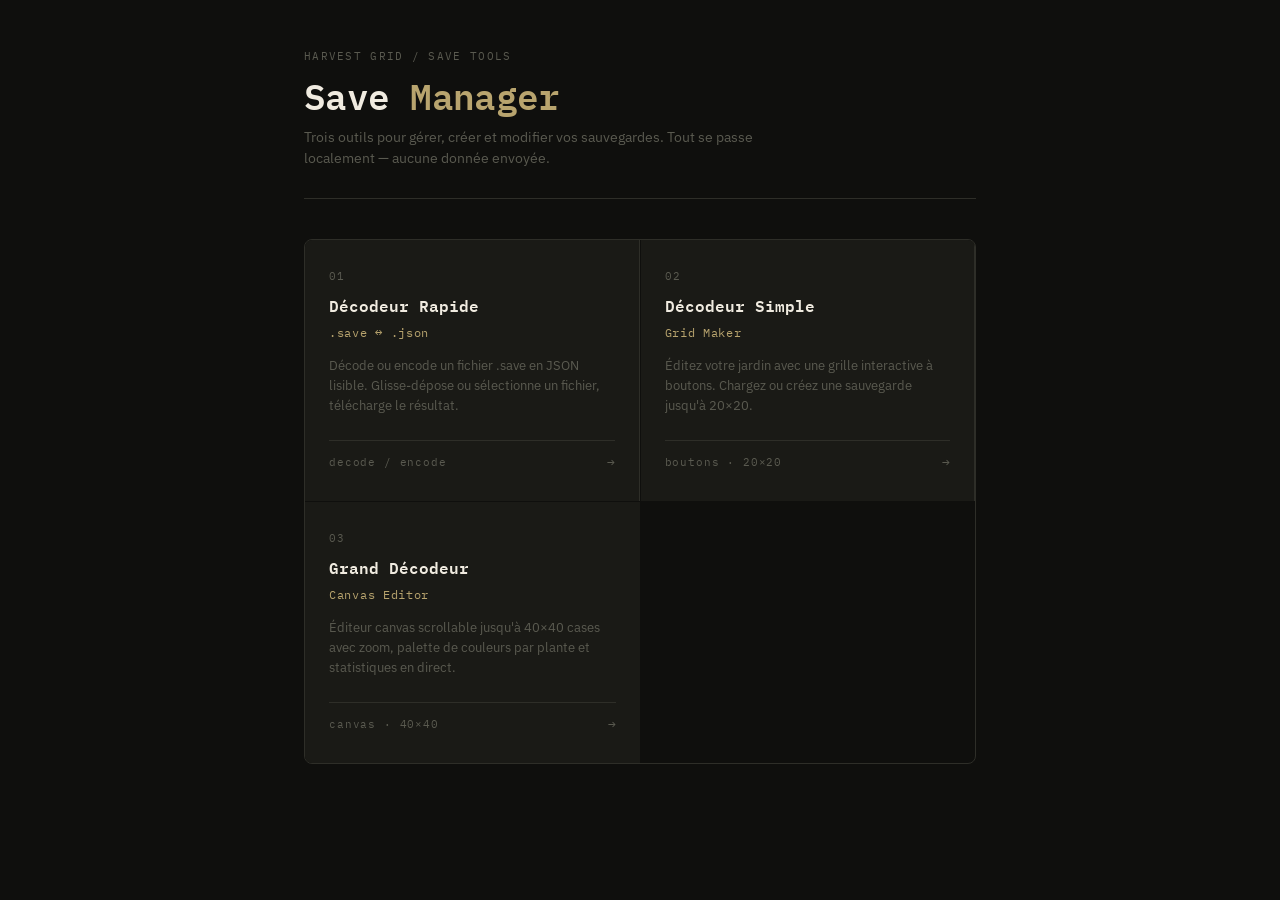
<file: index.html>
<!DOCTYPE html>
<html lang="fr">
<head>
  <meta charset="UTF-8">
  <meta name="viewport" content="width=device-width, initial-scale=1.0">
  <title>Harvest Grid — Save Tools</title>
  <link rel="stylesheet" href="css/style.css">
</head>
<body>

<div class="page page--narrow">

  <div class="header">
    <div class="header__label">harvest grid / save tools</div>
    <h1 class="header__title">Save <span>Manager</span></h1>
    <p class="header__desc">
      Trois outils pour gérer, créer et modifier vos sauvegardes.
      Tout se passe localement — aucune donnée envoyée.
    </p>
  </div>

  <div class="card-grid">

    <a class="card" href="fast.html">
      <div class="card__num">01</div>
      <div class="card__title">Décodeur Rapide</div>
      <div class="card__subtitle">.save ↔ .json</div>
      <p class="card__desc">
        Décode ou encode un fichier .save en JSON lisible.
        Glisse-dépose ou sélectionne un fichier, télécharge le résultat.
      </p>
      <div class="card__footer">
        <span class="card__tag">decode / encode</span>
        <span class="card__arrow">→</span>
      </div>
    </a>

    <a class="card" href="simple.html">
      <div class="card__num">02</div>
      <div class="card__title">Décodeur Simple</div>
      <div class="card__subtitle">Grid Maker</div>
      <p class="card__desc">
        Éditez votre jardin avec une grille interactive à boutons.
        Chargez ou créez une sauvegarde jusqu'à 20×20.
      </p>
      <div class="card__footer">
        <span class="card__tag">boutons · 20×20</span>
        <span class="card__arrow">→</span>
      </div>
    </a>

    <a class="card" href="big.html">
      <div class="card__num">03</div>
      <div class="card__title">Grand Décodeur</div>
      <div class="card__subtitle">Canvas Editor</div>
      <p class="card__desc">
        Éditeur canvas scrollable jusqu'à 40×40 cases avec zoom,
        palette de couleurs par plante et statistiques en direct.
      </p>
      <div class="card__footer">
        <span class="card__tag">canvas · 40×40</span>
        <span class="card__arrow">→</span>
      </div>
    </a>

  </div>

</div>

</body>
</html>
</file>
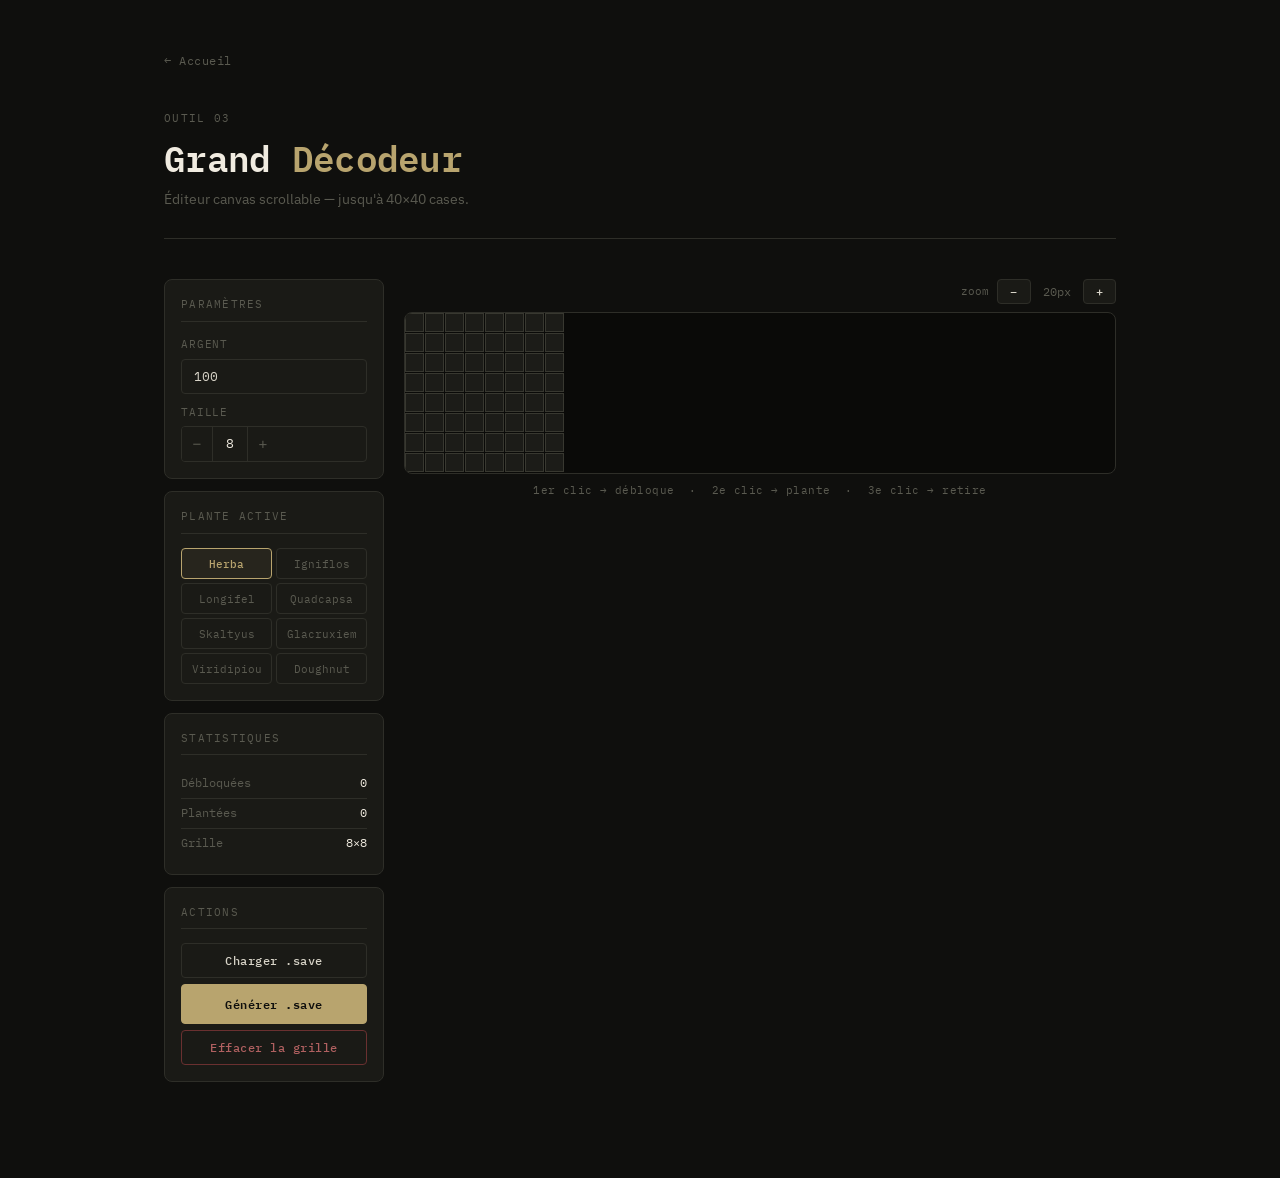
<file: big.html>
<!DOCTYPE html>
<html lang="fr">
<head>
  <meta charset="UTF-8">
  <meta name="viewport" content="width=device-width, initial-scale=1.0">
  <title>Grand Décodeur — Harvest Grid</title>
  <link rel="stylesheet" href="css/style.css">
</head>
<body>

<div class="page">

  <a class="nav-back" href="index.html">Accueil</a>

  <div class="header">
    <div class="header__label">outil 03</div>
    <h1 class="header__title">Grand <span>Décodeur</span></h1>
    <p class="header__desc">Éditeur canvas scrollable — jusqu'à 40×40 cases.</p>
  </div>

  <div class="layout">

    <aside class="sidebar">

      <div class="panel">
        <div class="panel__title">Paramètres</div>
        <div class="field">
          <label class="field__label">Argent</label>
          <input type="number" id="money" value="100" min="0">
        </div>
        <div class="field" style="margin-top:10px">
          <label class="field__label">Taille</label>
          <div class="stepper">
            <button class="stepper__btn" onclick="changeSize(-1)">−</button>
            <span class="stepper__val" id="sizeVal">8</span>
            <button class="stepper__btn" onclick="changeSize(1)">+</button>
          </div>
        </div>
      </div>

      <div class="panel">
        <div class="panel__title">Plante active</div>
        <div class="plant-grid" id="plantGrid"></div>
      </div>

      <div class="panel">
        <div class="panel__title">Statistiques</div>
        <table class="stats-table">
          <tr><td>Débloquées</td><td id="statUnlocked">0</td></tr>
          <tr><td>Plantées</td><td id="statPlants">0</td></tr>
          <tr><td>Grille</td><td id="statSize">8×8</td></tr>
        </table>
      </div>

      <div class="panel">
        <div class="panel__title">Actions</div>
        <button class="btn btn--full" onclick="loadSave()" style="margin-bottom:6px">Charger .save</button>
        <button class="btn btn--primary btn--full" onclick="generateSave()" style="margin-bottom:6px">Générer .save</button>
        <button class="btn btn--red btn--full" onclick="clearGrid()">Effacer la grille</button>
      </div>

    </aside>

    <div class="main-area">
      <div class="zoom-bar">
        <span style="font-family:var(--font-mono);font-size:0.72rem;color:var(--muted)">zoom</span>
        <button class="btn" style="padding:4px 12px" onclick="zoom(-1)">−</button>
        <span class="zoom-label" id="zoomLabel">20px</span>
        <button class="btn" style="padding:4px 12px" onclick="zoom(1)">+</button>
      </div>
      <div class="canvas-wrap" id="canvasWrap">
        <canvas id="gardenCanvas"></canvas>
      </div>
      <p class="hint">1er clic → débloque &nbsp;·&nbsp; 2e clic → plante &nbsp;·&nbsp; 3e clic → retire</p>
    </div>

  </div>
</div>

<div class="toast" id="toast"></div>

<script>
const PLANTS = ["Herba","Igniflos","Longifel","Quadcapsa","Skaltyus","Glacruxiem","Viridipiou","Doughnut"];
const COLORS = {
  Herba:'#4a7a38', Igniflos:'#9a3018', Longifel:'#7040a0',
  Quadcapsa:'#1860a0', Skaltyus:'#a07818', Glacruxiem:'#308098',
  Viridipiou:'#388050', Doughnut:'#a06020'
};
const MAX_SIZE = 40;
let gridSize = 8;
let cells = [];
let selectedPlant = PLANTS[0];
let cellSize = 20;

// Build plant buttons
const pg = document.getElementById('plantGrid');
PLANTS.forEach(p => {
  const btn = document.createElement('button');
  btn.className = 'plant-btn' + (p === selectedPlant ? ' plant-btn--active' : '');
  btn.textContent = p;
  btn.onclick = () => {
    selectedPlant = p;
    pg.querySelectorAll('.plant-btn').forEach(b => b.classList.remove('plant-btn--active'));
    btn.classList.add('plant-btn--active');
  };
  pg.appendChild(btn);
});

// --- zlib via native browser streams ---

async function zlibInflate(base64) {
  const binaryStr = atob(base64.trim());
  const bytes = new Uint8Array(binaryStr.length);
  for (let i = 0; i < binaryStr.length; i++) bytes[i] = binaryStr.charCodeAt(i);
  const ds = new DecompressionStream('deflate');
  const writer = ds.writable.getWriter();
  writer.write(bytes);
  writer.close();
  const chunks = [];
  const reader = ds.readable.getReader();
  while (true) {
    const { done, value } = await reader.read();
    if (done) break;
    chunks.push(value);
  }
  const out = new Uint8Array(chunks.reduce((n, c) => n + c.length, 0));
  let offset = 0;
  for (const chunk of chunks) { out.set(chunk, offset); offset += chunk.length; }
  return new TextDecoder().decode(out);
}

async function zlibDeflate(str) {
  const bytes = new TextEncoder().encode(str);
  const cs = new CompressionStream('deflate');
  const writer = cs.writable.getWriter();
  writer.write(bytes);
  writer.close();
  const chunks = [];
  const reader = cs.readable.getReader();
  while (true) {
    const { done, value } = await reader.read();
    if (done) break;
    chunks.push(value);
  }
  const out = new Uint8Array(chunks.reduce((n, c) => n + c.length, 0));
  let offset = 0;
  for (const chunk of chunks) { out.set(chunk, offset); offset += chunk.length; }
  let binary = '';
  for (let i = 0; i < out.length; i++) binary += String.fromCharCode(out[i]);
  return btoa(binary);
}

// --------------------------------------

function changeSize(delta) {
  const next = Math.max(1, Math.min(MAX_SIZE, gridSize + delta));
  if (next === gridSize) return;
  const old = cells;
  gridSize = next;
  document.getElementById('sizeVal').textContent = next;
  cells = Array.from({ length: next }, (_, y) =>
    Array.from({ length: next }, (_, x) => old[y]?.[x] || { unlocked: false, plant: null })
  );
  resizeCanvas(); draw(); updateStats();
}

function initGrid(existing) {
  cells = Array.from({ length: gridSize }, (_, y) =>
    Array.from({ length: gridSize }, (_, x) => existing?.[y]?.[x] || { unlocked: false, plant: null })
  );
  resizeCanvas(); draw(); updateStats();
}

function resizeCanvas() {
  const c = document.getElementById('gardenCanvas');
  c.width  = gridSize * cellSize;
  c.height = gridSize * cellSize;
}

function zoom(delta) {
  const steps = [8, 12, 16, 20, 24, 28, 34, 40];
  let i = steps.indexOf(cellSize);
  if (i < 0) i = 3;
  cellSize = steps[Math.max(0, Math.min(steps.length - 1, i + delta))];
  document.getElementById('zoomLabel').textContent = cellSize + 'px';
  resizeCanvas(); draw();
}

function draw() {
  const canvas = document.getElementById('gardenCanvas');
  const ctx = canvas.getContext('2d');
  ctx.clearRect(0, 0, canvas.width, canvas.height);

  for (let y = 0; y < gridSize; y++) {
    for (let x = 0; x < gridSize; x++) {
      const c  = cells[y][x];
      const px = x * cellSize;
      const py = y * cellSize;
      const sz = cellSize - 1;

      if (c.plant)         ctx.fillStyle = COLORS[c.plant] || '#3a6030';
      else if (c.unlocked) ctx.fillStyle = '#28260e';
      else                 ctx.fillStyle = '#1c1c18';
      ctx.fillRect(px, py, sz, sz);

      ctx.strokeStyle = c.plant    ? 'rgba(255,255,255,0.22)'
                      : c.unlocked ? '#7a6a28'
                      :              '#383830';
      ctx.lineWidth = 1;
      ctx.strokeRect(px + 0.5, py + 0.5, sz - 1, sz - 1);

      if (cellSize >= 16) {
        if (c.plant) {
          ctx.fillStyle = 'rgba(255,255,255,0.88)';
          ctx.font = `600 ${Math.round(cellSize * 0.36)}px monospace`;
          ctx.textAlign = 'center';
          ctx.textBaseline = 'middle';
          ctx.fillText(c.plant.slice(0, 3), px + sz / 2, py + sz / 2);
        } else if (c.unlocked) {
          ctx.fillStyle = '#a08840';
          ctx.font = `${Math.round(cellSize * 0.45)}px monospace`;
          ctx.textAlign = 'center';
          ctx.textBaseline = 'middle';
          ctx.fillText('·', px + sz / 2, py + sz / 2);
        }
      }
    }
  }
}

document.getElementById('gardenCanvas').addEventListener('click', function(e) {
  const wrap = document.getElementById('canvasWrap');
  const rect  = this.getBoundingClientRect();
  const cx = Math.floor((e.clientX - rect.left + wrap.scrollLeft) / cellSize);
  const cy = Math.floor((e.clientY - rect.top  + wrap.scrollTop)  / cellSize);
  if (cx < 0 || cy < 0 || cx >= gridSize || cy >= gridSize) return;
  const c = cells[cy][cx];
  if (!c.unlocked)   c.unlocked = true;
  else if (!c.plant) c.plant = selectedPlant;
  else               c.plant = null;
  draw(); updateStats();
});

function updateStats() {
  let unlocked = 0, planted = 0;
  cells.flat().forEach(c => { if (c.unlocked) unlocked++; if (c.plant) planted++; });
  document.getElementById('statUnlocked').textContent = unlocked;
  document.getElementById('statPlants').textContent   = planted;
  document.getElementById('statSize').textContent     = gridSize + '×' + gridSize;
}

function clearGrid() { initGrid(); toast('Grille effacée', 'ok'); }

function loadSave() {
  const input = document.createElement('input');
  input.type = 'file';
  input.style.display = 'none';
  document.body.appendChild(input);
  input.addEventListener('change', function() {
    const file = this.files[0];
    document.body.removeChild(input);
    if (!file) return;
    const reader = new FileReader();
    reader.onload = async function(ev) {
      try {
        const json = await zlibInflate(ev.target.result);
        applySave(JSON.parse(json));
        toast('Sauvegarde chargée', 'ok');
      } catch(err) {
        toast('Erreur : ' + err.message, 'err');
      }
    };
    reader.readAsText(file);
  });
  input.click();
}

function applySave(data) {
  let mx = 0, my = 0;
  (data.unlocked || []).forEach(u => { mx = Math.max(mx, u.x); my = Math.max(my, u.y); });
  (data.plants   || []).forEach(p => { mx = Math.max(mx, p.x); my = Math.max(my, p.y); });
  gridSize = Math.min(MAX_SIZE, Math.max(8, mx + 1, my + 1));
  document.getElementById('sizeVal').textContent = gridSize;
  if (data.money != null) document.getElementById('money').value = data.money;

  cells = Array.from({ length: gridSize }, () =>
    Array.from({ length: gridSize }, () => ({ unlocked: false, plant: null }))
  );
  (data.unlocked || []).forEach(u => {
    if (u.y < gridSize && u.x < gridSize) cells[u.y][u.x].unlocked = true;
  });
  (data.plants || []).forEach(p => {
    if (p.y < gridSize && p.x < gridSize) {
      cells[p.y][p.x].unlocked = true;
      cells[p.y][p.x].plant = p.type;
    }
  });
  resizeCanvas(); draw(); updateStats();
}

async function generateSave() {
  const garden = {
    money: parseInt(document.getElementById('money').value) || 0,
    unlocked: [], plants: [],
    unlockedPlants: PLANTS.length
  };
  cells.forEach((row, y) => row.forEach((c, x) => {
    if (c.unlocked) garden.unlocked.push({ x, y });
    if (c.plant)    garden.plants.push({ x, y, type: c.plant, currentStep: 0, ticks: 0, harvestable: false });
  }));
  try {
    const encoded = await zlibDeflate(JSON.stringify(garden));
    const a = document.createElement('a');
    a.href = URL.createObjectURL(new Blob([encoded], { type: 'text/plain' }));
    a.download = 'garden.save';
    document.body.appendChild(a);
    a.click();
    document.body.removeChild(a);
    toast('Sauvegarde téléchargée', 'ok');
  } catch(err) {
    toast('Erreur : ' + err.message, 'err');
  }
}

function toast(msg, type) {
  const t = document.getElementById('toast');
  t.textContent = msg;
  t.className = 'toast toast--show' + (type ? ' toast--' + type : '');
  clearTimeout(t._timer);
  t._timer = setTimeout(() => t.classList.remove('toast--show'), 3000);
}

initGrid();
</script>
</body>
</html>
</file>
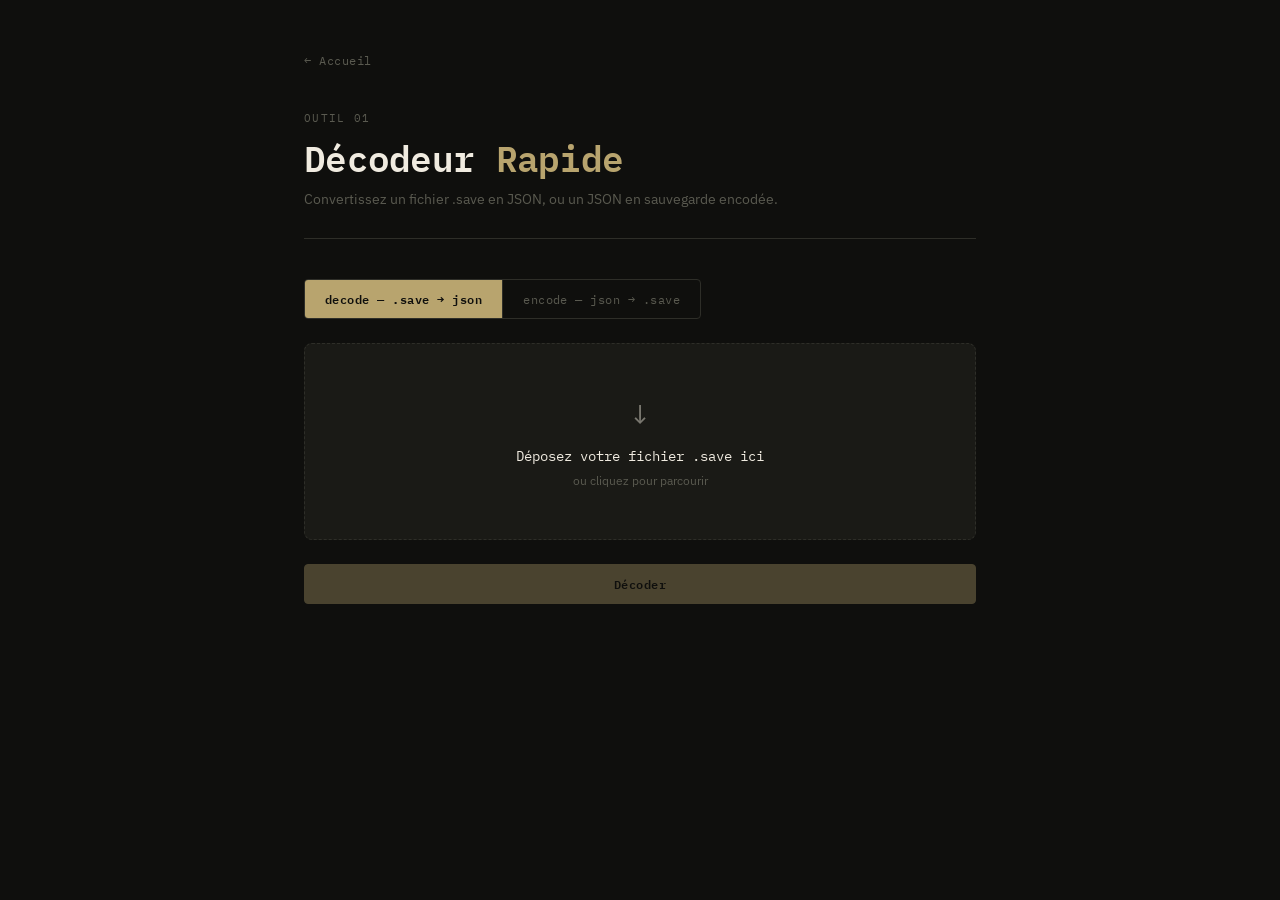
<file: fast.html>
<!DOCTYPE html>
<html lang="fr">
<head>
  <meta charset="UTF-8">
  <meta name="viewport" content="width=device-width, initial-scale=1.0">
  <title>Décodeur Rapide — Harvest Grid</title>
  <link rel="stylesheet" href="css/style.css">
</head>
<body>

<div class="page page--narrow">

  <a class="nav-back" href="index.html">Accueil</a>

  <div class="header">
    <div class="header__label">outil 01</div>
    <h1 class="header__title">Décodeur <span>Rapide</span></h1>
    <p class="header__desc">Convertissez un fichier .save en JSON, ou un JSON en sauvegarde encodée.</p>
  </div>

  <div class="mode-toggle">
    <button class="mode-btn mode-btn--active" id="btn-decode" onclick="setMode('decode')">
      decode — .save → json
    </button>
    <button class="mode-btn" id="btn-encode" onclick="setMode('encode')">
      encode — json → .save
    </button>
  </div>

  <div class="drop-zone" id="dropZone">
    <input type="file" id="fileInput">
    <div class="drop-zone__icon">↓</div>
    <div class="drop-zone__title" id="dropTitle">Déposez votre fichier .save ici</div>
    <div class="drop-zone__sub">ou cliquez pour parcourir</div>
    <div class="drop-zone__file" id="fileName" style="display:none"></div>
  </div>

  <br>

  <button class="btn btn--primary btn--full" id="btnConvert" onclick="convert()" disabled>
    <span id="btnLabel">Décoder</span>
  </button>

  <div class="output" id="outputSection" style="display:none">
    <hr class="divider">
    <div class="output__header">
      <span class="output__label">Résultat</span>
      <div class="output__actions">
        <button class="btn" onclick="copyResult()">Copier</button>
        <button class="btn btn--primary" id="btnDownload" onclick="downloadResult()">Télécharger</button>
      </div>
    </div>
    <textarea id="outputArea" readonly></textarea>
  </div>

</div>

<div class="toast" id="toast"></div>

<script>
let mode = 'decode';
let fileContent = null;
let fileName = '';

function setMode(m) {
  mode = m;
  document.getElementById('btn-decode').classList.toggle('mode-btn--active', m === 'decode');
  document.getElementById('btn-encode').classList.toggle('mode-btn--active', m === 'encode');
  document.getElementById('dropTitle').textContent =
    m === 'decode' ? 'Déposez votre fichier .save ici' : 'Déposez votre fichier .json ou .txt ici';
  document.getElementById('btnLabel').textContent = m === 'decode' ? 'Décoder' : 'Encoder';
  document.getElementById('outputSection').style.display = 'none';
  fileContent = null;
  document.getElementById('fileName').style.display = 'none';
  document.getElementById('btnConvert').disabled = true;
}

// File input
document.getElementById('fileInput').addEventListener('change', function() {
  if (this.files[0]) loadFile(this.files[0]);
});

// Drag & drop
const dz = document.getElementById('dropZone');
dz.addEventListener('dragover',  e => { e.preventDefault(); dz.classList.add('drop-zone--active'); });
dz.addEventListener('dragleave', () => dz.classList.remove('drop-zone--active'));
dz.addEventListener('drop', e => {
  e.preventDefault();
  dz.classList.remove('drop-zone--active');
  if (e.dataTransfer.files[0]) loadFile(e.dataTransfer.files[0]);
});

function loadFile(file) {
  fileName = file.name;
  const reader = new FileReader();
  reader.onload = function(e) {
    fileContent = e.target.result;
    const el = document.getElementById('fileName');
    el.textContent = file.name;
    el.style.display = 'inline-block';
    document.getElementById('btnConvert').disabled = false;
  };
  reader.readAsText(file);
}

// --- zlib via native browser streams (no external lib) ---

async function zlibInflate(base64) {
  const binaryStr = atob(base64.trim());
  const bytes = new Uint8Array(binaryStr.length);
  for (let i = 0; i < binaryStr.length; i++) bytes[i] = binaryStr.charCodeAt(i);

  const ds = new DecompressionStream('deflate');
  const writer = ds.writable.getWriter();
  writer.write(bytes);
  writer.close();

  const chunks = [];
  const reader = ds.readable.getReader();
  while (true) {
    const { done, value } = await reader.read();
    if (done) break;
    chunks.push(value);
  }
  const total = chunks.reduce((n, c) => n + c.length, 0);
  const out = new Uint8Array(total);
  let offset = 0;
  for (const chunk of chunks) { out.set(chunk, offset); offset += chunk.length; }
  return new TextDecoder().decode(out);
}

async function zlibDeflate(str) {
  const bytes = new TextEncoder().encode(str);
  const cs = new CompressionStream('deflate');
  const writer = cs.writable.getWriter();
  writer.write(bytes);
  writer.close();

  const chunks = [];
  const reader = cs.readable.getReader();
  while (true) {
    const { done, value } = await reader.read();
    if (done) break;
    chunks.push(value);
  }
  const total = chunks.reduce((n, c) => n + c.length, 0);
  const out = new Uint8Array(total);
  let offset = 0;
  for (const chunk of chunks) { out.set(chunk, offset); offset += chunk.length; }
  let binary = '';
  for (let i = 0; i < out.length; i++) binary += String.fromCharCode(out[i]);
  return btoa(binary);
}

// ---------------------------------------------------------

async function convert() {
  if (!fileContent) return;
  const btn = document.getElementById('btnConvert');
  btn.disabled = true;
  btn.querySelector('span').textContent = '...';
  try {
    let result, outFile;
    if (mode === 'decode') {
      const json = await zlibInflate(fileContent);
      result = JSON.stringify(JSON.parse(json), null, 2);
      outFile = fileName.replace(/\.save$/i, '') + '.json';
    } else {
      JSON.parse(fileContent); // validate
      result = await zlibDeflate(fileContent.trim());
      outFile = fileName.replace(/\.(json|txt)$/i, '') + '.save';
    }
    showOutput(result, outFile);
    toast('Conversion réussie', 'ok');
  } catch(e) {
    toast('Erreur : ' + e.message, 'err');
  }
  btn.disabled = false;
  document.getElementById('btnLabel').textContent = mode === 'decode' ? 'Décoder' : 'Encoder';
}

let outputData = '', outputFile = '';
function showOutput(data, filename) {
  outputData = data;
  outputFile = filename;
  document.getElementById('outputArea').value = data;
  document.getElementById('outputSection').style.display = 'block';
  document.getElementById('btnDownload').textContent = filename;
}

function copyResult() {
  navigator.clipboard.writeText(outputData).then(() => toast('Copié', 'ok'));
}

function downloadResult() {
  const a = document.createElement('a');
  a.href = URL.createObjectURL(new Blob([outputData], { type: 'text/plain' }));
  a.download = outputFile;
  document.body.appendChild(a);
  a.click();
  document.body.removeChild(a);
  toast('Téléchargement lancé', 'ok');
}

function toast(msg, type) {
  const t = document.getElementById('toast');
  t.textContent = msg;
  t.className = 'toast toast--show' + (type ? ' toast--' + type : '');
  clearTimeout(t._timer);
  t._timer = setTimeout(() => t.classList.remove('toast--show'), 3000);
}
</script>
</body>
</html>
</file>
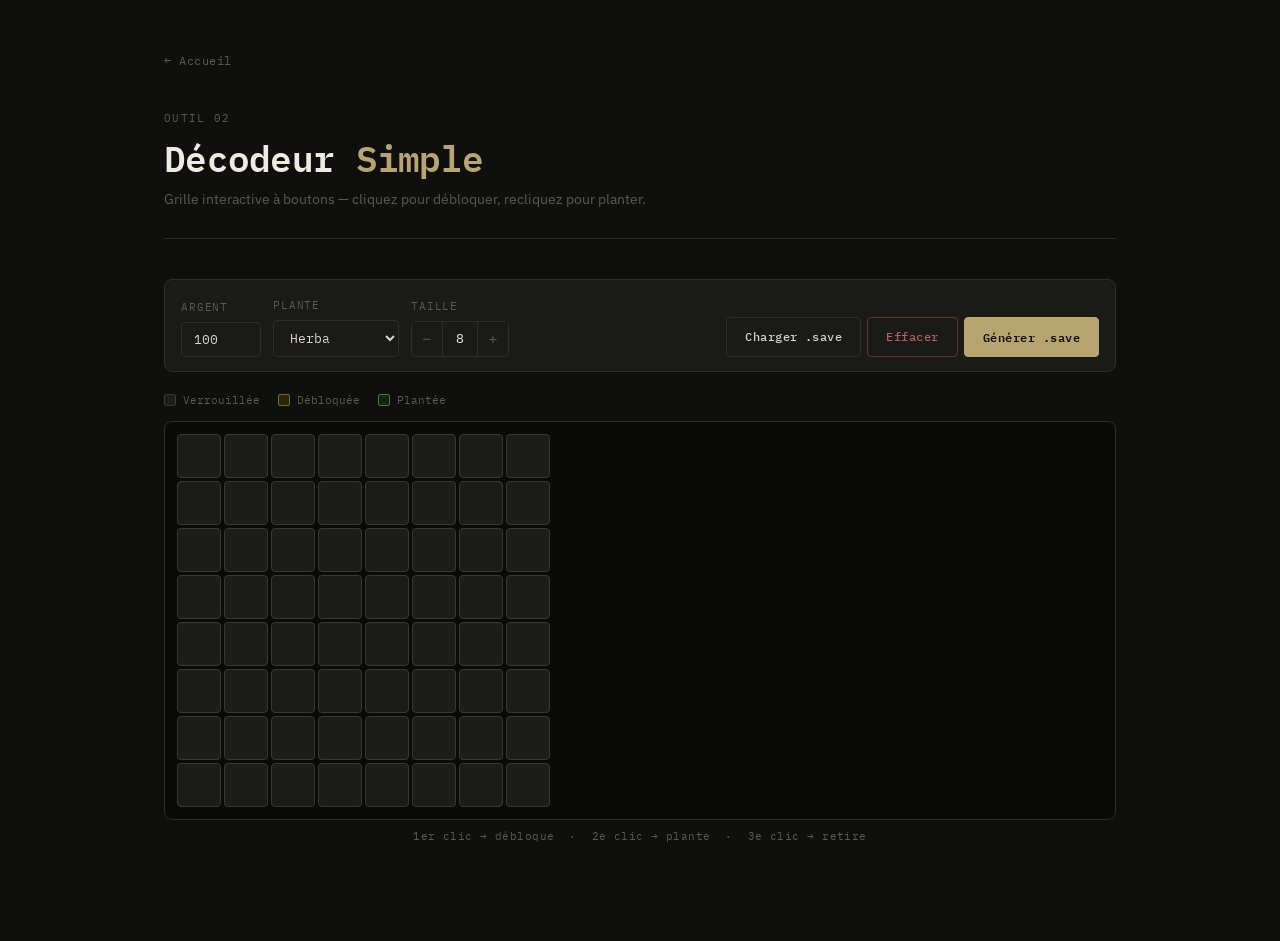
<file: simple.html>
<!DOCTYPE html>
<html lang="fr">
<head>
  <meta charset="UTF-8">
  <meta name="viewport" content="width=device-width, initial-scale=1.0">
  <title>Décodeur Simple — Harvest Grid</title>
  <link rel="stylesheet" href="css/style.css">
</head>
<body>

<div class="page">

  <a class="nav-back" href="index.html">Accueil</a>

  <div class="header">
    <div class="header__label">outil 02</div>
    <h1 class="header__title">Décodeur <span>Simple</span></h1>
    <p class="header__desc">Grille interactive à boutons — cliquez pour débloquer, recliquez pour planter.</p>
  </div>

  <div class="controls">
    <div class="field">
      <label class="field__label">Argent</label>
      <input type="number" id="money" value="100" min="0" class="input--narrow">
    </div>
    <div class="field">
      <label class="field__label">Plante</label>
      <select id="plantSelect"></select>
    </div>
    <div class="field">
      <label class="field__label">Taille</label>
      <div class="stepper">
        <button class="stepper__btn" onclick="changeSize(-1)">−</button>
        <span class="stepper__val" id="sizeVal">8</span>
        <button class="stepper__btn" onclick="changeSize(1)">+</button>
      </div>
    </div>
    <div class="field" style="margin-left:auto">
      <label class="field__label">&nbsp;</label>
      <div style="display:flex;gap:6px">
        <button class="btn" onclick="loadSave()">Charger .save</button>
        <button class="btn btn--red" onclick="clearGrid()">Effacer</button>
        <button class="btn btn--primary" onclick="generateSave()">Générer .save</button>
      </div>
    </div>
  </div>

  <div class="legend">
    <div class="legend__item">
      <div class="legend__dot" style="background:#1c1c18;border-color:#383830"></div>
      Verrouillée
    </div>
    <div class="legend__item">
      <div class="legend__dot" style="background:#28260e;border-color:#7a6a28"></div>
      Débloquée
    </div>
    <div class="legend__item">
      <div class="legend__dot" style="background:#162414;border-color:#4a7840"></div>
      Plantée
    </div>
  </div>

  <div class="grid-wrap">
    <div class="grid" id="grid"></div>
  </div>
  <p class="hint">1er clic → débloque &nbsp;·&nbsp; 2e clic → plante &nbsp;·&nbsp; 3e clic → retire</p>

</div>

<div class="toast" id="toast"></div>

<script>
const PLANTS = ["Herba","Igniflos","Longifel","Quadcapsa","Skaltyus","Glacruxiem","Viridipiou","Doughnut"];
const MAX_SIZE = 20;
let gridSize = 8;
let cells = [];

// Populate plant select
const sel = document.getElementById('plantSelect');
PLANTS.forEach(p => {
  const opt = document.createElement('option');
  opt.value = opt.textContent = p;
  sel.appendChild(opt);
});

// --- zlib via native browser streams ---

async function zlibInflate(base64) {
  const binaryStr = atob(base64.trim());
  const bytes = new Uint8Array(binaryStr.length);
  for (let i = 0; i < binaryStr.length; i++) bytes[i] = binaryStr.charCodeAt(i);
  const ds = new DecompressionStream('deflate');
  const writer = ds.writable.getWriter();
  writer.write(bytes);
  writer.close();
  const chunks = [];
  const reader = ds.readable.getReader();
  while (true) {
    const { done, value } = await reader.read();
    if (done) break;
    chunks.push(value);
  }
  const out = new Uint8Array(chunks.reduce((n, c) => n + c.length, 0));
  let offset = 0;
  for (const chunk of chunks) { out.set(chunk, offset); offset += chunk.length; }
  return new TextDecoder().decode(out);
}

async function zlibDeflate(str) {
  const bytes = new TextEncoder().encode(str);
  const cs = new CompressionStream('deflate');
  const writer = cs.writable.getWriter();
  writer.write(bytes);
  writer.close();
  const chunks = [];
  const reader = cs.readable.getReader();
  while (true) {
    const { done, value } = await reader.read();
    if (done) break;
    chunks.push(value);
  }
  const out = new Uint8Array(chunks.reduce((n, c) => n + c.length, 0));
  let offset = 0;
  for (const chunk of chunks) { out.set(chunk, offset); offset += chunk.length; }
  let binary = '';
  for (let i = 0; i < out.length; i++) binary += String.fromCharCode(out[i]);
  return btoa(binary);
}

// --------------------------------------

function changeSize(delta) {
  const next = Math.max(1, Math.min(MAX_SIZE, gridSize + delta));
  if (next === gridSize) return;
  const old = cells;
  gridSize = next;
  document.getElementById('sizeVal').textContent = next;
  cells = Array.from({ length: next }, (_, y) =>
    Array.from({ length: next }, (_, x) => old[y]?.[x] || { unlocked: false, plant: null })
  );
  renderGrid();
}

function initGrid(existing) {
  cells = Array.from({ length: gridSize }, (_, y) =>
    Array.from({ length: gridSize }, (_, x) => existing?.[y]?.[x] || { unlocked: false, plant: null })
  );
  renderGrid();
}

function renderGrid() {
  const grid = document.getElementById('grid');
  grid.style.gridTemplateColumns = `repeat(${gridSize}, 44px)`;
  grid.innerHTML = '';
  for (let y = 0; y < gridSize; y++) {
    for (let x = 0; x < gridSize; x++) {
      const c = cells[y][x];
      const div = document.createElement('div');
      div.className = 'cell' + (c.plant ? ' cell--planted' : c.unlocked ? ' cell--unlocked' : '');
      div.textContent = c.plant ? c.plant.slice(0, 3) : (c.unlocked ? '·' : '');
      div.title = `x:${x} y:${y}` + (c.plant ? ' — ' + c.plant : '');
      div.addEventListener('click', () => cellClick(x, y));
      grid.appendChild(div);
    }
  }
}

function cellClick(x, y) {
  const c = cells[y][x];
  if (!c.unlocked)   c.unlocked = true;
  else if (!c.plant) c.plant = sel.value;
  else               c.plant = null;
  renderGrid();
}

function clearGrid() {
  initGrid();
  toast('Grille effacée', 'ok');
}

function loadSave() {
  const input = document.createElement('input');
  input.type = 'file';
  input.style.display = 'none';
  document.body.appendChild(input);
  input.addEventListener('change', function() {
    const file = this.files[0];
    document.body.removeChild(input);
    if (!file) return;
    const reader = new FileReader();
    reader.onload = async function(ev) {
      try {
        const json = await zlibInflate(ev.target.result);
        applySave(JSON.parse(json));
        toast('Sauvegarde chargée', 'ok');
      } catch(err) {
        toast('Erreur : ' + err.message, 'err');
      }
    };
    reader.readAsText(file);
  });
  input.click();
}

function applySave(data) {
  let mx = 0, my = 0;
  (data.unlocked || []).forEach(u => { mx = Math.max(mx, u.x); my = Math.max(my, u.y); });
  (data.plants   || []).forEach(p => { mx = Math.max(mx, p.x); my = Math.max(my, p.y); });
  gridSize = Math.min(MAX_SIZE, Math.max(8, mx + 1, my + 1));
  document.getElementById('sizeVal').textContent = gridSize;
  if (data.money != null) document.getElementById('money').value = data.money;

  cells = Array.from({ length: gridSize }, () =>
    Array.from({ length: gridSize }, () => ({ unlocked: false, plant: null }))
  );
  (data.unlocked || []).forEach(u => {
    if (u.y < gridSize && u.x < gridSize) cells[u.y][u.x].unlocked = true;
  });
  (data.plants || []).forEach(p => {
    if (p.y < gridSize && p.x < gridSize) {
      cells[p.y][p.x].unlocked = true;
      cells[p.y][p.x].plant = p.type;
    }
  });
  renderGrid();
}

async function generateSave() {
  const garden = {
    money: parseInt(document.getElementById('money').value) || 0,
    unlocked: [], plants: [],
    unlockedPlants: PLANTS.length
  };
  for (let y = 0; y < gridSize; y++) {
    for (let x = 0; x < gridSize; x++) {
      const c = cells[y][x];
      if (c.unlocked) garden.unlocked.push({ x, y });
      if (c.plant)    garden.plants.push({ x, y, type: c.plant, currentStep: 0, ticks: 0, harvestable: false });
    }
  }
  try {
    const encoded = await zlibDeflate(JSON.stringify(garden));
    const a = document.createElement('a');
    a.href = URL.createObjectURL(new Blob([encoded], { type: 'text/plain' }));
    a.download = 'garden.save';
    document.body.appendChild(a);
    a.click();
    document.body.removeChild(a);
    toast('Sauvegarde téléchargée', 'ok');
  } catch(err) {
    toast('Erreur : ' + err.message, 'err');
  }
}

function toast(msg, type) {
  const t = document.getElementById('toast');
  t.textContent = msg;
  t.className = 'toast toast--show' + (type ? ' toast--' + type : '');
  clearTimeout(t._timer);
  t._timer = setTimeout(() => t.classList.remove('toast--show'), 3000);
}

initGrid();
</script>
</body>
</html>
</file>
<file: css/style.css>
@import url('https://fonts.googleapis.com/css2?family=IBM+Plex+Mono:ital,wght@0,400;0,500;0,600;1,400&family=IBM+Plex+Sans:wght@300;400;500&display=swap');

*, *::before, *::after {
  box-sizing: border-box;
  margin: 0;
  padding: 0;
}

:root {
  --bg: #0f0f0d;
  --surface: #1a1a16;
  --border: #2e2e28;
  --muted: #5a5a50;
  --text: #d8d4c8;
  --heading: #f0ebe0;
  --accent: #b8a46e;
  --green: #7aab6a;
  --red: #b06060;

  --font-mono: 'IBM Plex Mono', 'Courier New', monospace;
  --font-body: 'IBM Plex Sans', system-ui, sans-serif;

  --radius: 4px;
  --radius-lg: 8px;
  --gap: 16px;
}

html {
  font-size: 15px;
}

body {
  background: var(--bg);
  color: var(--text);
  font-family: var(--font-body);
  font-weight: 400;
  line-height: 1.6;
  min-height: 100vh;
  -webkit-font-smoothing: antialiased;
}

a {
  color: var(--accent);
  text-decoration: none;
}

a:hover {
  text-decoration: underline;
}

.page {
  max-width: 1000px;
  margin: 0 auto;
  padding: 48px 24px 96px;
}

.page--narrow {
  max-width: 720px;
}

.nav-back {
  display: inline-flex;
  align-items: center;
  gap: 8px;
  font-family: var(--font-mono);
  font-size: 0.8rem;
  color: var(--muted);
  margin-bottom: 40px;
  transition: color 0.15s;
  letter-spacing: 0.04em;
}

.nav-back:hover {
  color: var(--text);
  text-decoration: none;
}

.nav-back::before {
  content: '←';
}

.header {
  margin-bottom: 40px;
  border-bottom: 1px solid var(--border);
  padding-bottom: 28px;
}

.header__label {
  font-family: var(--font-mono);
  font-size: 0.72rem;
  color: var(--muted);
  letter-spacing: 0.12em;
  text-transform: uppercase;
  margin-bottom: 10px;
}

.header__title {
  font-family: var(--font-mono);
  font-size: clamp(1.6rem, 4vw, 2.4rem);
  font-weight: 600;
  color: var(--heading);
  line-height: 1.15;
  letter-spacing: -0.02em;
}

.header__title span {
  color: var(--accent);
}

.header__desc {
  margin-top: 10px;
  font-size: 0.9rem;
  color: var(--muted);
  max-width: 520px;
}

.btn {
  display: inline-flex;
  align-items: center;
  gap: 7px;
  font-family: var(--font-mono);
  font-size: 0.8rem;
  font-weight: 500;
  letter-spacing: 0.04em;
  padding: 9px 18px;
  border-radius: var(--radius);
  border: 1px solid var(--border);
  background: var(--surface);
  color: var(--text);
  cursor: pointer;
  transition: border-color 0.15s, background 0.15s, color 0.15s;
  white-space: nowrap;
  text-decoration: none;
}

.btn:hover {
  border-color: var(--muted);
  background: #222220;
  color: var(--heading);
  text-decoration: none;
}

.btn:disabled {
  opacity: 0.35;
  cursor: not-allowed;
}

.btn--primary {
  background: var(--accent);
  border-color: var(--accent);
  color: var(--bg);
  font-weight: 600;
}

.btn--primary:hover:not(:disabled) {
  background: #c8b47e;
  border-color: #c8b47e;
  color: var(--bg);
}

.btn--green {
  border-color: #4a7a3a;
  color: var(--green);
}

.btn--green:hover {
  background: rgba(122,171,106,0.1);
  border-color: var(--green);
  color: var(--green);
}

.btn--red {
  border-color: #6a3030;
  color: var(--red);
}

.btn--red:hover {
  background: rgba(176,96,96,0.1);
  border-color: var(--red);
  color: var(--red);
}

.btn--full {
  width: 100%;
  justify-content: center;
}

.field {
  display: flex;
  flex-direction: column;
  gap: 5px;
}

.field__label {
  font-family: var(--font-mono);
  font-size: 0.72rem;
  color: var(--muted);
  letter-spacing: 0.08em;
  text-transform: uppercase;
}

input[type="number"],
input[type="text"],
select,
textarea {
  font-family: var(--font-mono);
  font-size: 0.85rem;
  background: var(--surface);
  border: 1px solid var(--border);
  border-radius: var(--radius);
  color: var(--text);
  padding: 8px 12px;
  outline: none;
  transition: border-color 0.15s;
  width: 100%;
}

input[type="number"]:focus,
input[type="text"]:focus,
select:focus,
textarea:focus {
  border-color: var(--accent);
}

select option {
  background: var(--surface);
}

textarea {
  resize: vertical;
  min-height: 220px;
  line-height: 1.5;
}

input[type="number"].input--narrow {
  width: 80px;
}

.controls {
  display: flex;
  flex-wrap: wrap;
  align-items: flex-end;
  gap: 12px;
  padding: 14px 16px;
  background: var(--surface);
  border: 1px solid var(--border);
  border-radius: var(--radius-lg);
  margin-bottom: 20px;
}

.stepper {
  display: flex;
  align-items: center;
  gap: 0;
  border: 1px solid var(--border);
  border-radius: var(--radius);
  overflow: hidden;
}

.stepper__btn {
  width: 30px;
  height: 34px;
  border: none;
  background: var(--surface);
  color: var(--muted);
  font-size: 1rem;
  cursor: pointer;
  transition: background 0.15s, color 0.15s;
  display: flex;
  align-items: center;
  justify-content: center;
}

.stepper__btn:hover {
  background: #242420;
  color: var(--text);
}

.stepper__val {
  min-width: 36px;
  text-align: center;
  font-family: var(--font-mono);
  font-size: 0.85rem;
  color: var(--heading);
  padding: 0 4px;
  background: var(--surface);
  height: 34px;
  display: flex;
  align-items: center;
  justify-content: center;
  border-left: 1px solid var(--border);
  border-right: 1px solid var(--border);
}.panel {
  background: var(--surface);
  border: 1px solid var(--border);
  border-radius: var(--radius-lg);
  padding: 16px;
}

.panel__title {
  font-family: var(--font-mono);
  font-size: 0.7rem;
  color: var(--muted);
  letter-spacing: 0.12em;
  text-transform: uppercase;
  margin-bottom: 14px;
  padding-bottom: 8px;
  border-bottom: 1px solid var(--border);
}

.drop-zone {
  position: relative;
  border: 1px dashed var(--border);
  border-radius: var(--radius-lg);
  padding: 48px 24px;
  text-align: center;
  cursor: pointer;
  transition: border-color 0.2s, background 0.2s;
  background: var(--surface);
}

.drop-zone:hover,
.drop-zone--active {
  border-color: var(--accent);
  background: rgba(184,164,110,0.04);
}

.drop-zone input[type="file"] {
  position: absolute;
  inset: 0;
  opacity: 0;
  cursor: pointer;
  width: 100%;
  height: 100%;
}

.drop-zone__icon {
  font-size: 1.8rem;
  margin-bottom: 10px;
  opacity: 0.5;
}

.drop-zone__title {
  font-family: var(--font-mono);
  font-size: 0.9rem;
  color: var(--heading);
  margin-bottom: 4px;
}

.drop-zone__sub {
  font-size: 0.82rem;
  color: var(--muted);
}

.drop-zone__file {
  display: inline-block;
  margin-top: 12px;
  font-family: var(--font-mono);
  font-size: 0.78rem;
  color: var(--accent);
  background: rgba(184,164,110,0.08);
  border: 1px solid rgba(184,164,110,0.2);
  border-radius: var(--radius);
  padding: 3px 10px;
}

.output {
  margin-top: 24px;
}

.output__header {
  display: flex;
  align-items: center;
  justify-content: space-between;
  margin-bottom: 8px;
}

.output__label {
  font-family: var(--font-mono);
  font-size: 0.7rem;
  color: var(--muted);
  letter-spacing: 0.12em;
  text-transform: uppercase;
}

.output__actions {
  display: flex;
  gap: 6px;
}

.mode-toggle {
  display: inline-flex;
  border: 1px solid var(--border);
  border-radius: var(--radius);
  overflow: hidden;
  margin-bottom: 24px;
}

.mode-btn {
  padding: 9px 20px;
  font-family: var(--font-mono);
  font-size: 0.8rem;
  letter-spacing: 0.04em;
  background: transparent;
  border: none;
  color: var(--muted);
  cursor: pointer;
  transition: background 0.15s, color 0.15s;
  border-right: 1px solid var(--border);
}

.mode-btn:last-child {
  border-right: none;
}

.mode-btn:hover {
  color: var(--text);
  background: rgba(255,255,255,0.03);
}

.mode-btn--active {
  background: var(--accent);
  color: var(--bg);
  font-weight: 600;
}

.mode-btn--active:hover {
  background: #c8b47e;
  color: var(--bg);
}

.card-grid {
  display: grid;
  grid-template-columns: repeat(auto-fit, minmax(240px, 1fr));
  gap: 1px;
  border: 1px solid var(--border);
  border-radius: var(--radius-lg);
  overflow: hidden;
  margin-top: 40px;
}

.card {
  background: var(--surface);
  padding: 28px 24px;
  display: flex;
  flex-direction: column;
  gap: 8px;
  text-decoration: none;
  border-right: 1px solid var(--border);
  transition: background 0.15s;
  position: relative;
}

.card:last-child {
  border-right: none;
}

.card:hover {
  background: #1f1f1a;
  text-decoration: none;
}

.card:hover .card__arrow {
  transform: translateX(3px);
}

.card__num {
  font-family: var(--font-mono);
  font-size: 0.7rem;
  color: var(--muted);
  letter-spacing: 0.1em;
  margin-bottom: 4px;
}

.card__title {
  font-family: var(--font-mono);
  font-size: 1.05rem;
  font-weight: 600;
  color: var(--heading);
  line-height: 1.2;
}

.card__subtitle {
  font-size: 0.78rem;
  color: var(--accent);
  font-family: var(--font-mono);
  letter-spacing: 0.06em;
}

.card__desc {
  margin-top: 6px;
  font-size: 0.85rem;
  color: var(--muted);
  line-height: 1.55;
  flex: 1;
}

.card__footer {
  display: flex;
  align-items: center;
  justify-content: space-between;
  margin-top: 16px;
  padding-top: 12px;
  border-top: 1px solid var(--border);
}

.card__tag {
  font-family: var(--font-mono);
  font-size: 0.7rem;
  color: var(--muted);
  letter-spacing: 0.08em;
}

.card__arrow {
  font-family: var(--font-mono);
  font-size: 0.85rem;
  color: var(--muted);
  transition: transform 0.2s;
}

.layout {
  display: flex;
  gap: 20px;
  align-items: flex-start;
}

.sidebar {
  flex: 0 0 220px;
  display: flex;
  flex-direction: column;
  gap: 12px;
}

.main-area {
  flex: 1;
  min-width: 0;
}

.stats-table {
  width: 100%;
  border-collapse: collapse;
  font-family: var(--font-mono);
  font-size: 0.78rem;
}

.stats-table td {
  padding: 5px 0;
  border-bottom: 1px solid var(--border);
}

.stats-table tr:last-child td {
  border-bottom: none;
}

.stats-table td:first-child {
  color: var(--muted);
}

.stats-table td:last-child {
  text-align: right;
  color: var(--heading);
}

.plant-grid {
  display: grid;
  grid-template-columns: 1fr 1fr;
  gap: 4px;
}

.plant-btn {
  padding: 7px 8px;
  border: 1px solid var(--border);
  border-radius: var(--radius);
  background: transparent;
  color: var(--muted);
  font-family: var(--font-mono);
  font-size: 0.75rem;
  cursor: pointer;
  text-align: center;
  transition: background 0.12s, border-color 0.12s, color 0.12s;
  white-space: nowrap;
  overflow: hidden;
  text-overflow: ellipsis;
}

.plant-btn:hover {
  border-color: var(--muted);
  color: var(--text);
  background: rgba(255,255,255,0.03);
}

.plant-btn--active {
  border-color: var(--accent);
  color: var(--accent);
  background: rgba(184,164,110,0.08);
  font-weight: 500;
}

.canvas-wrap {
  border: 1px solid var(--border);
  border-radius: var(--radius-lg);
  overflow: auto;
  max-height: 580px;
  background: #0a0a08;
}

canvas {
  display: block;
  cursor: crosshair;
  image-rendering: pixelated;
}

.zoom-bar {
  display: flex;
  align-items: center;
  gap: 8px;
  margin-bottom: 8px;
  justify-content: flex-end;
}

.zoom-label {
  font-family: var(--font-mono);
  font-size: 0.78rem;
  color: var(--muted);
  min-width: 36px;
  text-align: center;
}

.grid-wrap {
  border: 1px solid var(--border);
  border-radius: var(--radius-lg);
  overflow: auto;
  max-height: 560px;
  background: #0a0a08;
  padding: 12px;
}

.grid {
  display: inline-grid;
  gap: 3px;
}

.cell {
  width: 44px;
  height: 44px;
  border-radius: var(--radius);
  border: 1px solid #383830;
  cursor: pointer;
  display: flex;
  align-items: center;
  justify-content: center;
  font-family: var(--font-mono);
  font-size: 0.62rem;
  font-weight: 500;
  background: #1c1c18;
  color: #484840;
  transition: background 0.1s, border-color 0.1s, color 0.1s;
  user-select: none;
}

.cell:hover {
  border-color: #686858;
  background: #242420;
  color: #686858;
}

.cell--unlocked {
  background: #28260e;
  border-color: #7a6a28;
  color: #a08840;
}

.cell--unlocked:hover {
  background: #302e12;
  border-color: #9a8838;
}

.cell--planted {
  background: #162414;
  border-color: #4a7840;
  color: #7ab868;
  font-weight: 600;
}

.cell--planted:hover {
  background: #1c2e18;
  border-color: #5a9050;
}

.legend {
  display: flex;
  gap: 18px;
  flex-wrap: wrap;
  margin-bottom: 12px;
}

.legend__item {
  display: flex;
  align-items: center;
  gap: 7px;
  font-family: var(--font-mono);
  font-size: 0.72rem;
  color: var(--muted);
}

.legend__dot {
  width: 12px;
  height: 12px;
  border-radius: 2px;
  border: 1px solid var(--border);
  flex-shrink: 0;
}

.toast {
  position: fixed;
  bottom: 28px;
  left: 50%;
  transform: translateX(-50%) translateY(60px);
  background: var(--surface);
  border: 1px solid var(--border);
  color: var(--text);
  padding: 10px 24px;
  border-radius: var(--radius);
  font-family: var(--font-mono);
  font-size: 0.8rem;
  letter-spacing: 0.04em;
  opacity: 0;
  pointer-events: none;
  transition: transform 0.25s ease, opacity 0.25s ease;
  z-index: 200;
  white-space: nowrap;
}

.toast--show {
  transform: translateX(-50%) translateY(0);
  opacity: 1;
}

.toast--ok {
  border-color: #4a7a3a;
  color: var(--green);
}

.toast--err {
  border-color: #6a3030;
  color: var(--red);
}

.hint {
  font-family: var(--font-mono);
  font-size: 0.72rem;
  color: var(--muted);
  text-align: center;
  margin-top: 8px;
  letter-spacing: 0.04em;
}

.divider {
  border: none;
  border-top: 1px solid var(--border);
  margin: 32px 0;
}

@media (max-width: 680px) {
  .layout {
    flex-direction: column;
  }

  .sidebar {
    flex: none;
    width: 100%;
  }

  .card-grid {
    grid-template-columns: 1fr;
  }

  .card {
    border-right: none;
    border-bottom: 1px solid var(--border);
  }

  .card:last-child {
    border-bottom: none;
  }

  .controls {
    gap: 10px;
  }
}
</file>
